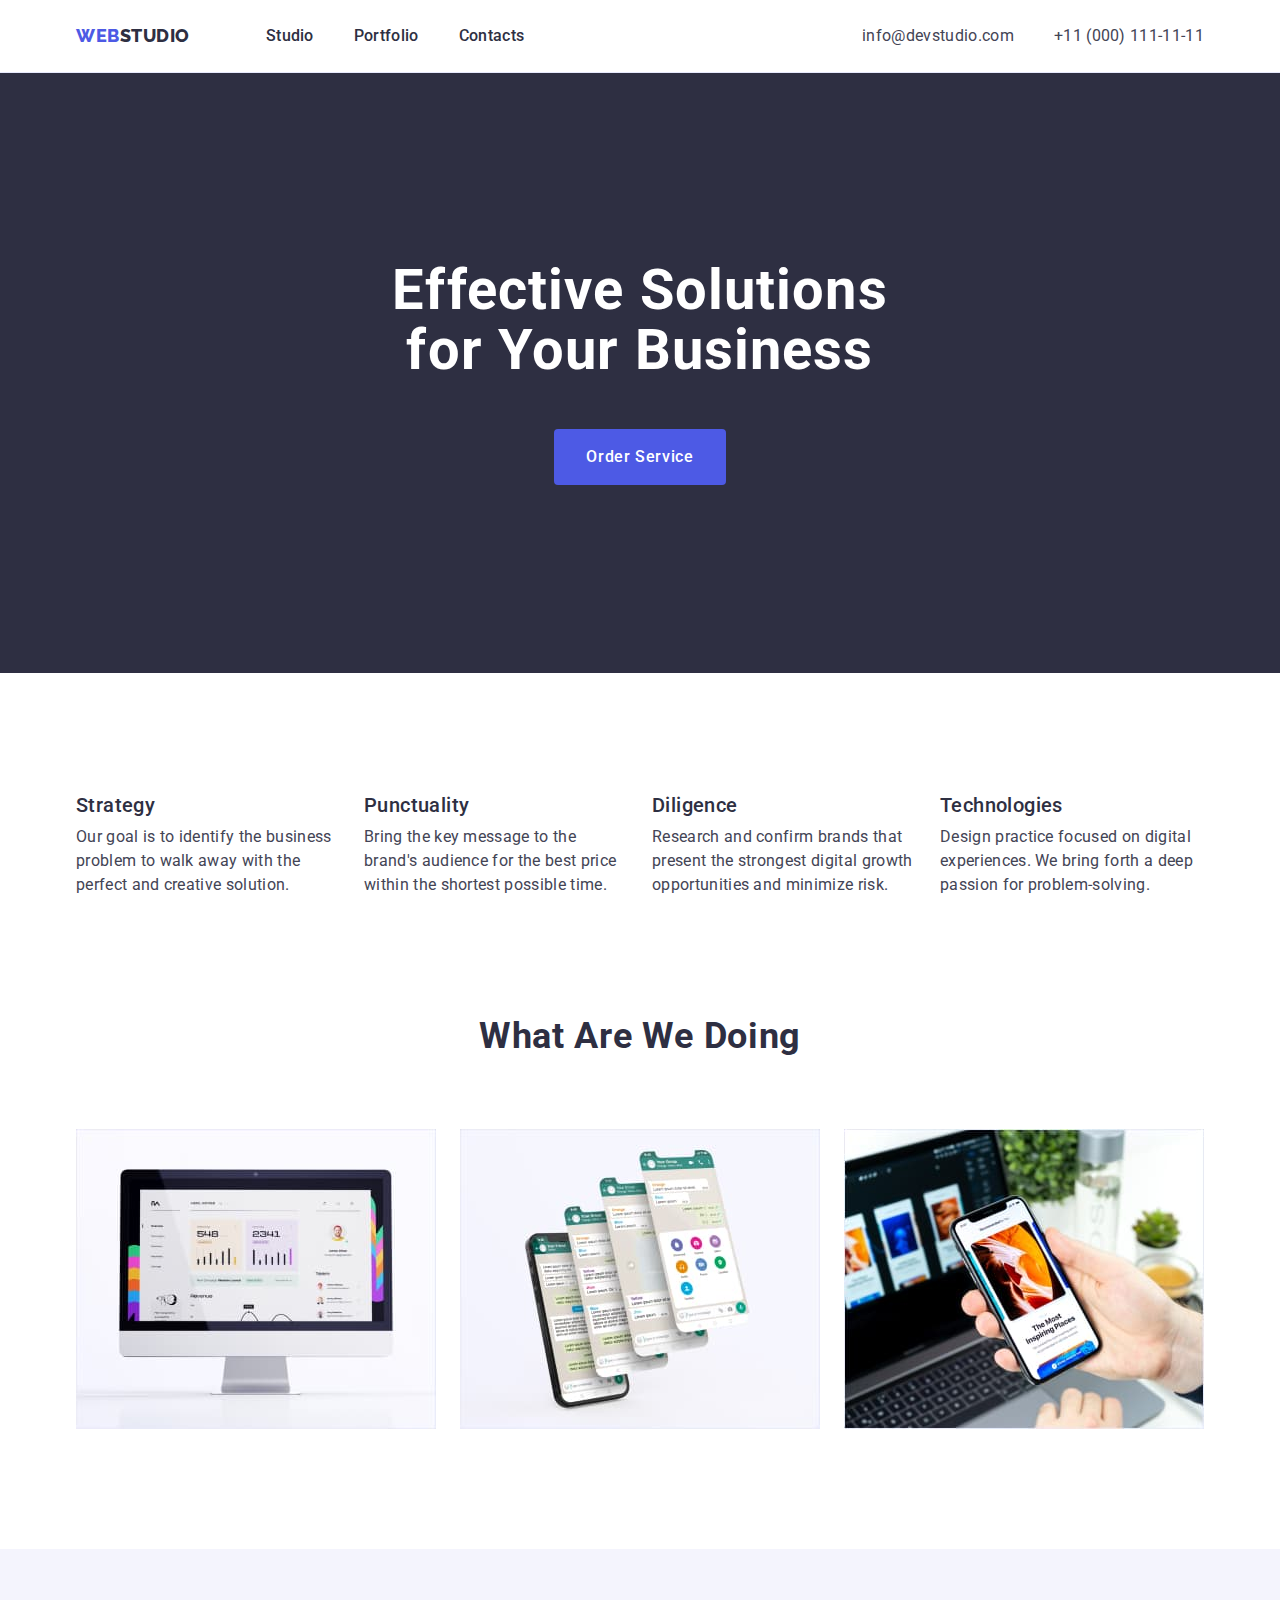
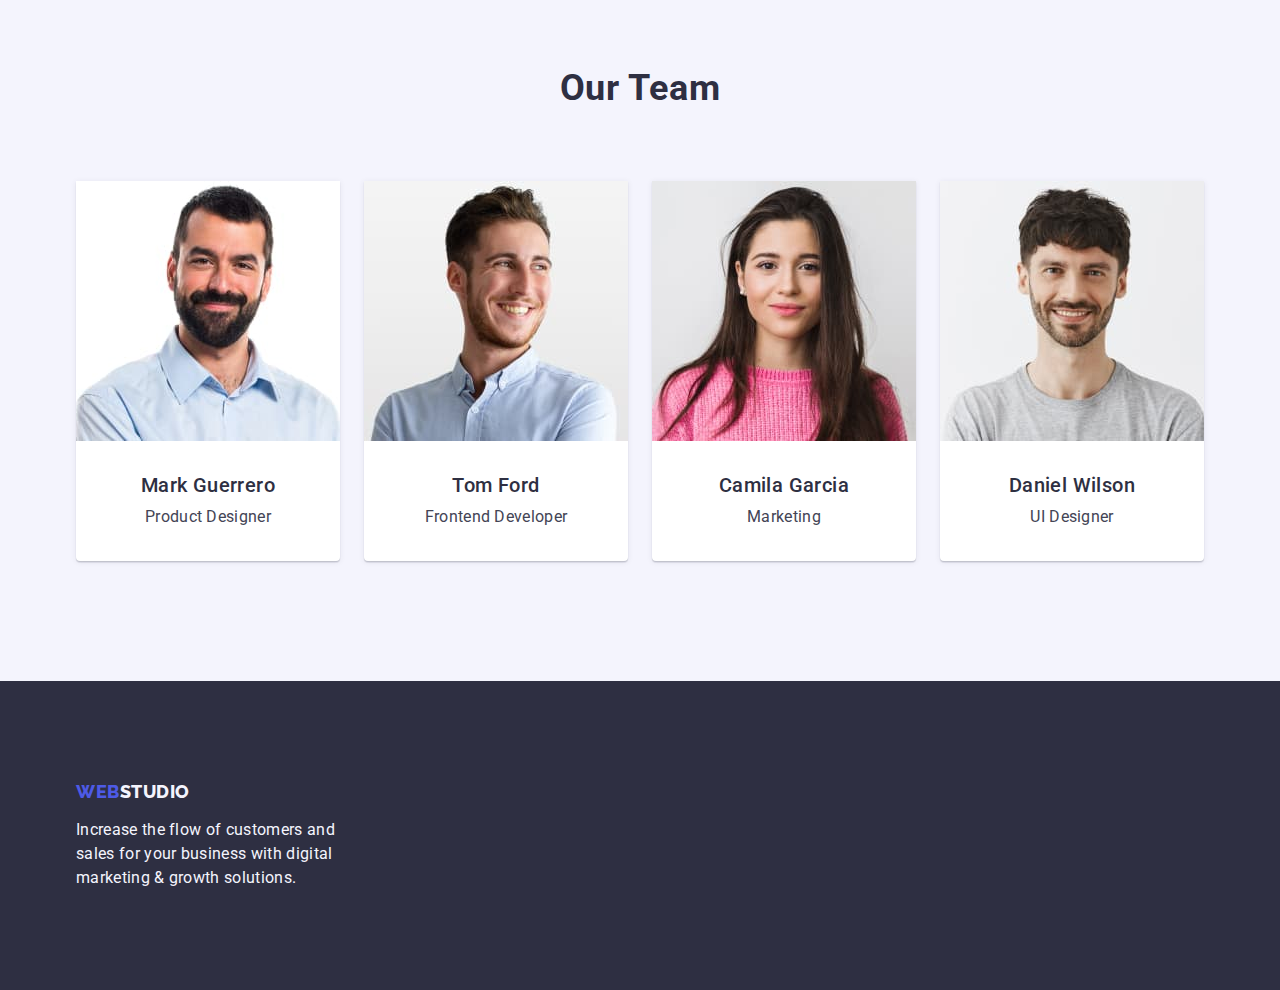
<file: index.html>
<!DOCTYPE html>
<html lang="en">
  <head>
    <meta charset="UTF-8" />
    <meta http-equiv="X-UA-Compatible" content="IE=edge" />
    <meta name="viewport" content="width=device-width, initial-scale=1.0" />
    <link rel="preconnect" href="https://fonts.googleapis.com" />
    <link rel="preconnect" href="https://fonts.gstatic.com" crossorigin />
    <link
      href="https://fonts.googleapis.com/css2?family=Raleway:wght@800&family=Roboto:wght@400;500;700;900&display=swap"
      rel="stylesheet"
    />
    <link
      rel="stylesheet"
      href="https://cdnjs.cloudflare.com/ajax/libs/modern-normalize/1.1.0/modern-normalize.min.css"
    />
    <link rel="stylesheet" href="./css/styles.css" />
    <title>Document</title>
  </head>
  <body>
    <!-- header-container -->

    <header class="main-header">
      <div class="container nav-container">
        <nav class="header-navigation">
          <a class="logotype link" href="./index.html"
            >Web<span class="right-part-logo">Studio</span></a
          >
          <ul class="menu list">
            <li class="menu-item">
              <a class="menu-link link" href="./index.html"> Studio</a>
            </li>
            <li class="menu-item">
              <a class="menu-link link" href="./portfolio.html">Portfolio</a>
            </li>
            <li class="menu-item">
              <a class="menu-link link" href="">Contacts</a>
            </li>
          </ul>
        </nav>

        <address class="menu-contacts">
          <ul class="menu-links list">
            <li class="menu-item">
              <a class="contacts link" href="mailto:info@devstudio.com">info@devstudio.com</a>
            </li>
            <li class="menu-item">
              <a class="contacts link" href="tel:+110001111111">+11 (000) 111-11-11</a>
            </li>
          </ul>
        </address>
      </div>
    </header>

    <!-- main-content -->
    <main class="main-content">
      <!-- section-hero -->

      <section class="hero section">
        <div class="container">
          <h1 class="main-title">Effective Solutions for Your Business</h1>
          <button class="modal-button" type="button">Order Service</button>
        </div>
      </section>

      <!-- section-company-features -->

      <section class="company-features section">
        <div class="container">
          <h2 class="visually-hidden">Company features</h2>
          <ul class="list features-list">
            <li class="text-list">
              <h3 class="suptitle">Strategy</h3>
              <p class="text-item">
                Our goal is to identify the business problem to walk away with the perfect and
                creative solution.
              </p>
            </li>
            <li class="text-list">
              <h3 class="suptitle">Punctuality</h3>
              <p class="text-item">
                Bring the key message to the brand's audience for the best price within the shortest
                possible time.
              </p>
            </li>
            <li class="text-list">
              <h3 class="suptitle">Diligence</h3>
              <p class="text-item">
                Research and confirm brands that present the strongest digital growth opportunities
                and minimize risk.
              </p>
            </li>
            <li class="text-list">
              <h3 class="suptitle">Technologies</h3>
              <p class="text-item">
                Design practice focused on digital experiences. We bring forth a deep passion for
                problem-solving.
              </p>
            </li>
          </ul>
        </div>
      </section>

      <!-- section-what-are-we-doing -->

      <section class="specialization-company section">
        <div class="container">
          <h2 class="last-title">What are we doing</h2>
          <ul class="list specialization-list">
            <li class="img-list">
              <img
                class="images"
                src="./images/personal-computer.jpg"
                alt="personal-computer"
                width="360"
                height="300"
              />
            </li>
            <li class="img-list">
              <img
                class="images"
                src="./images/phone.jpg"
                alt="mobile-phone"
                width="360"
                height="300"
              />
            </li>
            <li class="img-list">
              <img
                class="images"
                src="./images/phone-hand.jpg"
                alt="Phone in hand"
                width="360"
                height="300"
              />
            </li>
          </ul>
        </div>
      </section>

      <!-- section-our-team -->

      <section class="members-company section">
        <div class="container">
          <h2 class="last-title">Our Team</h2>
          <ul class="list-members list">
            <li class="list-company-members">
              <img
                class="images"
                src="./images/mark-guerrero.jpg"
                alt="our-team-mark-guerrero"
                width="264"
                height="260"
              />
              <div class="name-workers">
                <h3 class="suptitle-name">Mark Guerrero</h3>
                <p class="profession">Product Designer</p>
              </div>
            </li>
            <li class="list-company-members">
              <img
                class="images"
                src="./images/tom-ford.jpg"
                alt="our-team-tom-ford"
                width="264"
                height="260"
              />
              <div class="name-workers">
                <h3 class="suptitle-name">Tom Ford</h3>
                <p class="profession">Frontend Developer</p>
              </div>
            </li>
            <li class="list-company-members">
              <img
                class="images"
                src="./images/camila-garcia.jpg"
                alt="our-team-camila-garcia"
                width="264"
                height="260"
              />
              <div class="name-workers">
                <h3 class="suptitle-name">Camila Garcia</h3>
                <p class="profession">Marketing</p>
              </div>
            </li>
            <li class="list-company-members">
              <img
                class="images"
                src="./images/daniel-wilson.jpg"
                alt="our-team-daniel-wilson"
                width="264"
                height="260"
              />
              <div class="name-workers">
                <h3 class="suptitle-name">Daniel Wilson</h3>
                <p class="profession">UI Designer</p>
              </div>
            </li>
          </ul>
        </div>
      </section>
    </main>

    <!-- footer-container -->

    <footer class="footer">
      <div class="container">
        <a class="logo-footer link" href="./index.html"
          >Web<span class="right-part-logo-footer">Studio</span></a
        >
        <p class="text-item-footer">
          Increase the flow of customers and sales for your business with digital marketing & growth
          solutions.
        </p>
      </div>
    </footer>
  </body>
</html>
</file>
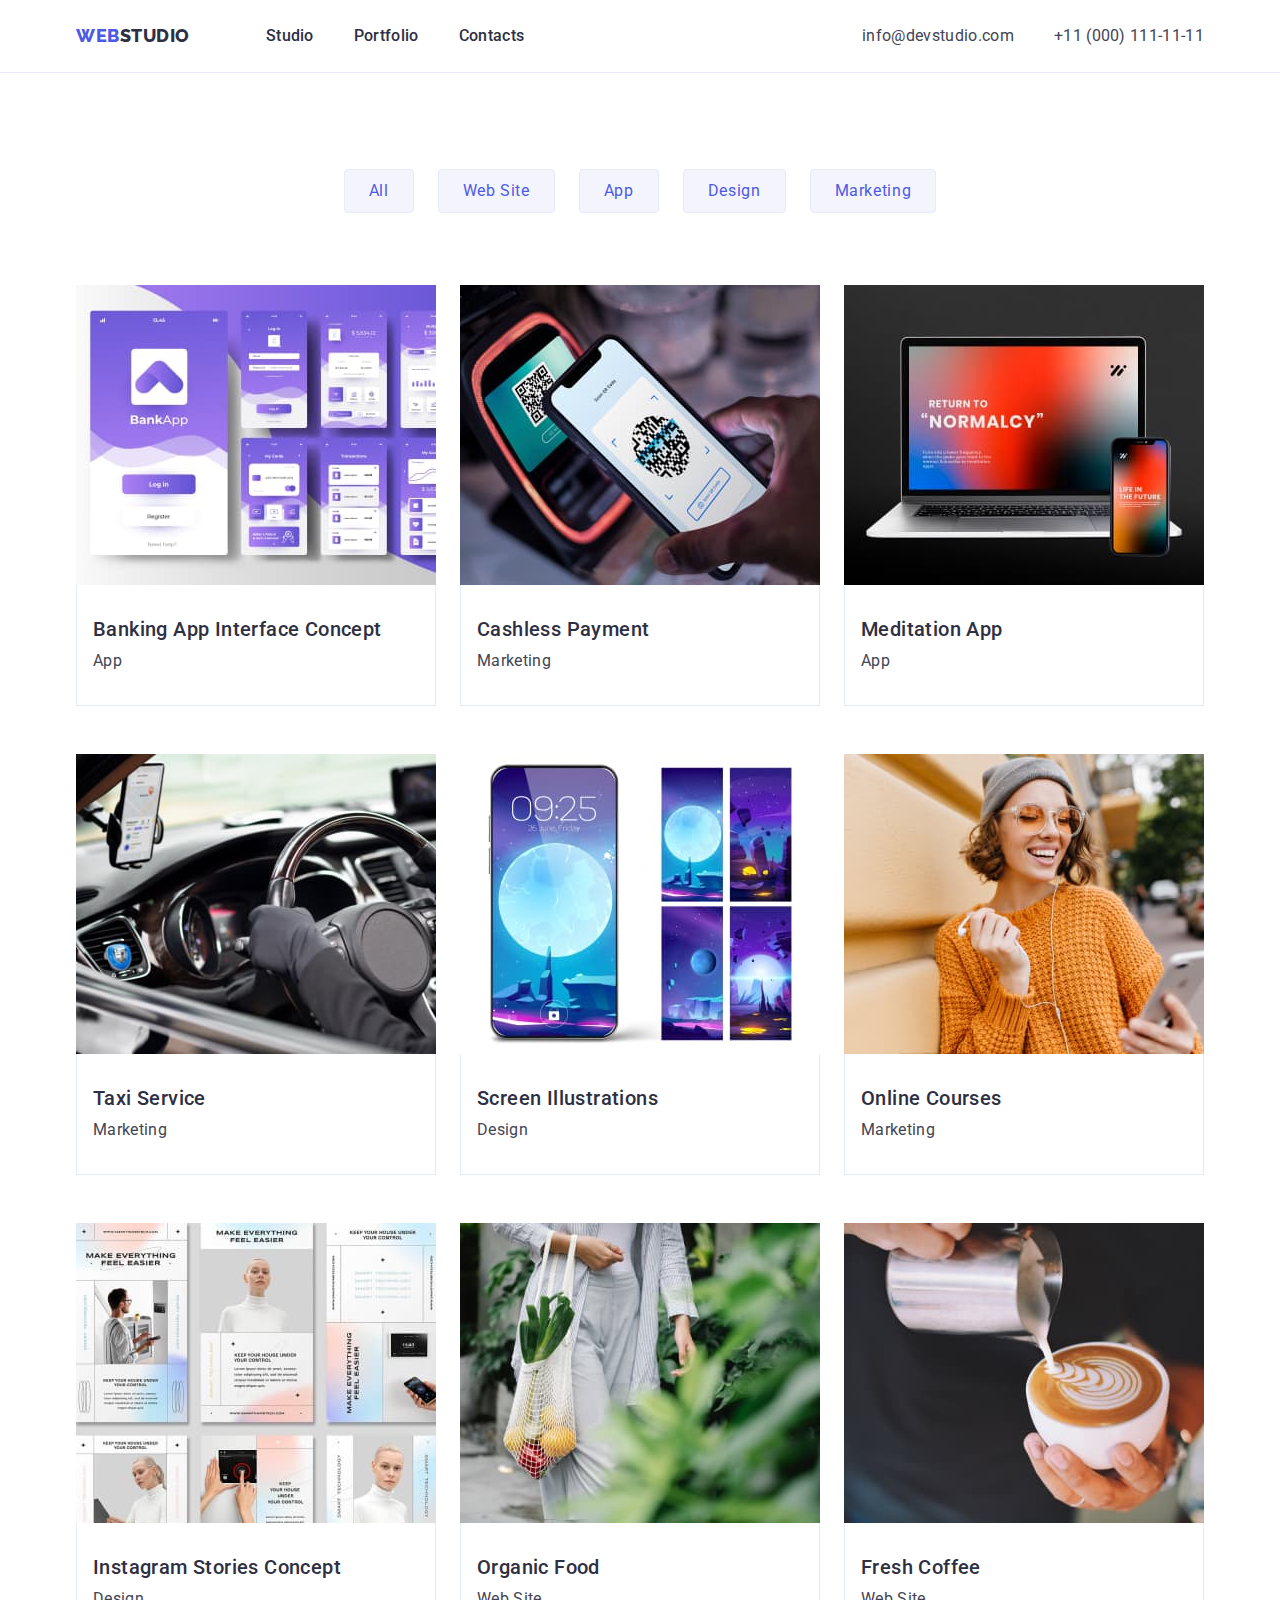
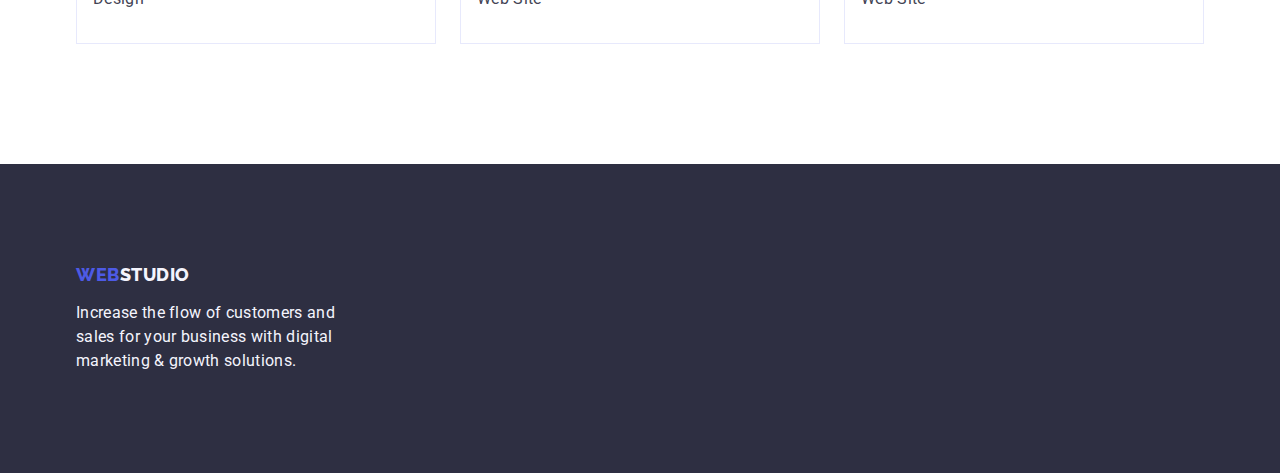
<file: portfolio.html>
<!DOCTYPE html>
<html lang="en">
  <head>
    <meta charset="UTF-8" />
    <meta http-equiv="X-UA-Compatible" content="IE=edge" />
    <meta name="viewport" content="width=device-width, initial-scale=1.0" />
    <link rel="preconnect" href="https://fonts.googleapis.com" />
    <link rel="preconnect" href="https://fonts.gstatic.com" crossorigin />
    <link
      href="https://fonts.googleapis.com/css2?family=Raleway:wght@800&family=Roboto:wght@400;500;700;900&display=swap"
      rel="stylesheet"
    />
    <link
      rel="stylesheet"
      href="https://cdnjs.cloudflare.com/ajax/libs/modern-normalize/1.1.0/modern-normalize.min.css"
    />
    <link rel="stylesheet" href="./css/styles.css" />
    <title>Document</title>
  </head>
  <body>
    <header class="main-header">
      <div class="container nav-container">
        <nav class="header-navigation">
          <a class="logotype link" href="./index.html"
            >Web<span class="right-part-logo">Studio</span></a
          >
          <ul class="menu list">
            <li class="menu-item">
              <a class="menu-link link" href="./index.html"> Studio</a>
            </li>
            <li class="menu-item">
              <a class="menu-link link" href="./portfolio.html">Portfolio</a>
            </li>
            <li class="menu-item">
              <a class="menu-link link" href="">Contacts</a>
            </li>
          </ul>
        </nav>

        <address class="menu-contacts">
          <ul class="menu-links list">
            <li class="menu-item">
              <a class="contacts link" href="mailto:info@devstudio.com">info@devstudio.com</a>
            </li>
            <li class="menu-item">
              <a class="contacts link" href="tel:+110001111111">+11 (000) 111-11-11</a>
            </li>
          </ul>
        </address>
      </div>
    </header>

    <main>
      <section class="portfolio">
        <div class="container">
          <h1 class="visually-hidden">Navigation Portfolio</h1>

          <ul class="list-btn list">
            <li class="btn-nav">
              <button class="btn-portfolio" type="button">All</button>
            </li>
            <li class="btn-nav">
              <button class="btn-portfolio" type="button">Web Site</button>
            </li>
            <li class="btn-nav">
              <button class="btn-portfolio" type="button">App</button>
            </li>
            <li class="btn-nav">
              <button class="btn-portfolio" type="button">Design</button>
            </li>
            <li class="btn-nav">
              <button class="btn-portfolio" type="button">Marketing</button>
            </li>
          </ul>

          <ul class="list-portfolio list">
            <li class="list-link">
              <a class="link-portfolio link" href="#">
                <img class="img" src="./images/banking-interface.jpg" alt="interface-bank-app" />
                <div class="application">
                  <h2 class="suptitle-portfolio">Banking App Interface Concept</h2>
                  <p class="text-item">App</p>
                </div>
              </a>
            </li>
            <li class="list-link">
              <a class="link-portfolio link" href="#"
                ><img class="img" src="./images/cashless-payment.jpg" alt="mobil-payments" />
                <div class="application">
                  <h2 class="suptitle-portfolio">Cashless Payment</h2>
                  <p class="text-item">Marketing</p>
                </div>
              </a>
            </li>
            <li class="list-link">
              <a class="link-portfolio link" href=""
                ><img class="img" src="./images/meditation-app.jpg" alt="phone-and-laptop" />
                <div class="application">
                  <h2 class="suptitle-portfolio">Meditation App</h2>
                  <p class="text-item">App</p>
                </div>
              </a>
            </li>
            <li class="list-link">
              <a class="link-portfolio link" href=""
                ><img class="img" src="./images/taxi-service.jpg" alt="car-interior" />
                <div class="application">
                  <h2 class="suptitle-portfolio">Taxi Service</h2>
                  <p class="text-item">Marketing</p>
                </div>
              </a>
            </li>
            <li class="list-link">
              <a class="link-portfolio link" href=""
                ><img
                  class="img link"
                  src="./images/screen-illustrations.jpg"
                  alt="screenshot-phone"
                />
                <div class="application">
                  <h2 class="suptitle-portfolio">Screen Illustrations</h2>
                  <p class="text-item">Design</p>
                </div>
              </a>
            </li>
            <li class="list-link">
              <a class="link-portfolio link" href=""
                ><img class="img" src="./images/online-courses.jpg" alt="smiling-girl" />
                <div class="application">
                  <h2 class="suptitle-portfolio">Online Courses</h2>
                  <p class="text-item">Marketing</p>
                </div>
              </a>
            </li>
            <li class="list-link">
              <a class="link-portfolio link" href=""
                ><img
                  class="img"
                  src="./images/instagram-stories-concept.jpg"
                  alt="template-stories"
                />
                <div class="application">
                  <h2 class="suptitle-portfolio">Instagram Stories Concept</h2>
                  <p class="text-item">Design</p>
                </div>
              </a>
            </li>
            <li class="list-link">
              <a class="link-portfolio link" href=""
                ><img class="img" src="./images/organic-food.jpg" alt="women-with-organic-food" />
                <div class="application">
                  <h2 class="suptitle-portfolio">Organic Food</h2>
                  <p class="text-item">Web Site</p>
                </div>
              </a>
            </li>
            <li class="list-link">
              <a class="link-portfolio link" href="">
                <img class="img" src="./images/fresh-coffee.jpg" alt="coffee" />
                <div class="application">
                  <h2 class="suptitle-portfolio">Fresh Coffee</h2>
                  <p class="text-item">Web Site</p>
                </div>
              </a>
            </li>
          </ul>
        </div>
      </section>
    </main>

    <footer class="footer">
      <div class="container">
        <a class="logo-footer link" href="./index.html"
          >Web<span class="right-part-logo-footer">Studio</span></a
        >
        <p class="text-item-footer">
          Increase the flow of customers and sales for your business with digital marketing & growth
          solutions.
        </p>
      </div>
    </footer>
  </body>
</html>
</file>
<file: css/styles.css>
:root {
  --background-color: #ffffff;
  --logo-color: #4d5ae5;
  --main-title-color: #2e2f42;
  --main-paragraf-color: #434455;
  --right-part-logo-header: #2e2f42;
  --right-part-logo-footer: #f4f4fd;
  --portfolio-btn-text: #4d5ae5;
  --portfolio-btn-background: #f4f4fd;
  --border-color-btn-portfolio: #e7e9fc;
}

body {
  font-family: 'Roboto', sans-serif;
  color: #434455;
  background-color: var(--background-color);
}

h1,
h2,
h3,
p {
  padding: 0;
  margin: 0;
}

.container {
  padding-right: 15px;
  padding-left: 15px;
  margin-right: auto;
  margin-left: auto;
  width: 1158px;
}

.list {
  display: flex;
  flex-wrap: wrap;
  padding: 0;
  margin: 0;
  list-style: none;
}

.link {
  text-decoration: none;
}

/* =====HEADER===== */

.main-header {
  border-bottom: 1px solid #e7e9fc;
}

.nav-container {
  display: flex;
  /* padding-left: 15px;
  padding-right: 15px; */
}

.menu {
  display: flex;
}

.logotype {
  font-family: 'Raleway', sans-serif;
  display: inline-block;
  padding: 24px 0;
  margin-right: 76px;
  font-weight: 800;
  font-size: 18px;
  line-height: 1.17;
  letter-spacing: 0.03em;
  text-transform: uppercase;
  color: var(--logo-color);
}

.logo-footer {
  font-family: 'Raleway', sans-serif;
  display: inline-block;
  margin-bottom: 16px;
  margin-right: 76px;
  font-weight: 800;
  font-size: 18px;
  line-height: 1.17;
  letter-spacing: 0.03em;
  text-transform: uppercase;
  color: var(--logo-color);
}

.right-part-logo {
  color: var(--right-part-logo-header);
}

.menu-link {
  display: block;
  padding-top: 24px;
  padding-bottom: 24px;

  font-weight: 500;
  font-size: 16px;
  line-height: 1.5;
  letter-spacing: 0.02em;
  color: #2e2f42;
}

.menu-link:hover,
.menu-link:focus {
  color: #404bbf;
}

.menu {
  gap: 40px;
}

.menu-contacts {
  font-style: normal;
}

.header-navigation {
  display: flex;
  align-items: center;
}

.contacts {
  display: block;
  padding-top: 24px;
  padding-bottom: 24px;
  font-weight: 400;
  font-size: 16px;
  line-height: 1.5;
  letter-spacing: 0.02em;
  color: #434455;
}

.contacts:hover,
.contacts:focus {
  color: #404bbf;
}

/*=====ADDRESS=====*/

.menu-links {
  display: flex;
  align-items: center;
  gap: 40px;
}

.menu-links:last-child {
  margin-right: 0;
}

.menu-contacts {
  margin-left: auto;
}

.menu-item:last-child {
  margin-right: 0;
}

/*=====/ADRESS===== */

/* =====/HEADER===== */

/* =====HERO===== */
.main-title {
  margin: auto;
  max-width: 496px;
  margin-bottom: 48px;

  font-weight: 700;
  font-size: 56px;
  line-height: 1.07;
  text-align: center;
  letter-spacing: 0.02em;
  color: #ffffff;
}

.hero {
  margin: auto;
  padding: 188px 0 188px;
  text-align: center;
  background: #2e2f42;
}

.modal-button {
  display: block;
  border: none;
  margin: auto;
  border-radius: 4px;
  padding: 16px 32px;
  min-width: 169px;
  font-family: 'Roboto', sans-serif;
  font-weight: 500;
  font-size: 16px;
  line-height: 1.5;
  letter-spacing: 0.04em;
  height: 56px;
  cursor: pointer;
  background: #4d5ae5;
  color: #ffffff;
}

.modal-button:hover,
.modal-button:focus {
  background: #404bbf;
  cursor: pointer;
}
/* =====/HERO===== */
/* =====MAIN-CONTAINER===== */

.main-content {
  margin: auto;
}

.visually-hidden {
  position: absolute;
  white-space: nowrap;
  width: 1px;
  height: 1px;
  overflow: hidden;
  border: 0;
  padding: 0;
  clip: rect(0 0 0 0);
  clip-path: inset(50%);
  margin: -1px;
}

.suptitle {
  text-align: start;
  margin-top: 0;
  margin-bottom: 8px;
  font-weight: 500;
  font-size: 20px;
  line-height: 1.2;
  letter-spacing: 0.02em;
  color: var(--main-title-color);
}

.text-item {
  text-align: start;
  margin-top: 0;
  margin-bottom: 0;
  font-weight: 400;
  font-size: 16px;
  line-height: 1.5;
  letter-spacing: 0.02em;
  color: var(--main-paragraf-color);
}

.last-title {
  margin-top: 0;
  margin-bottom: 72px;
  font-weight: 700;
  font-size: 36px;
  line-height: 1.11;
  text-align: center;
  letter-spacing: 0.02em;
  text-transform: capitalize;
  color: var(--main-title-color);
}

.company-features {
  padding: 120px 0 120px;
}

.features-list {
  display: flex;
  gap: 24px;
}

.features-list:last-child {
  margin-right: 0;
}

.text-list {
  width: calc((100% - 72px) / 4);
}

.specialization-company {
  padding-bottom: 120px;
}

.specialization-list {
  gap: 24px;
}

.specialization-list:last-child {
  margin-right: 0;
}

.members-company {
  padding: 120px 0 120px;
  background-color: #f4f4fd;
}

.images {
  display: block;
}

.img-list {
  box-sizing: border-box;
  width: calc((100% - 48px) / 3);
}

.list-members {
  gap: 24px;
}

.list-members:last-child {
  margin-right: 0;
}

.list-company-members {
  width: calc((100% - 72px) / 4);
}

.list-company-members {
  width: 264px;
  height: 380px;
  border-radius: 0px 0px 4px 4px;
  box-shadow: 0px 1px 6px rgba(46, 47, 66, 0.08), 0px 1px 1px rgba(46, 47, 66, 0.16),
    0px 2px 1px rgba(46, 47, 66, 0.08);
  background-color: #ffffff;
}

.name-workers {
  padding: 32px 16px;
}

.suptitle-name {
  text-align: center;
  margin-top: 0;
  margin-bottom: 8px;
  font-weight: 500;
  font-size: 20px;
  line-height: 1.2;
  letter-spacing: 0.02em;
  color: var(--main-title-color);
}

.profession {
  text-align: center;
  margin-top: 0;
  margin-bottom: 0;
  font-weight: 400;
  font-size: 16px;
  line-height: 1.5;
  letter-spacing: 0.02em;
  color: var(--main-paragraf-color);
}

/* =====/MAIN-CONTAINER===== */
/* =====FOOTER===== */
.right-part-logo-footer {
  align-items: center;
  padding: 0px;
  width: 115px;
  height: 24px;
  left: 156px;
  margin-bottom: 16px;
  color: var(--right-part-logo-footer);
}

.text-item-footer {
  max-width: 264px;
  font-weight: 400;
  font-size: 16px;
  line-height: 1.5;
  letter-spacing: 0.02em;
  color: #f4f4fd;
}

.footer {
  margin: auto;
  padding: 100px 0;
  background: #2e2f42;
}
/* =====/FOOTER===== */
/* =====PORTFOLIO===== */

.portfolio {
  padding: 96px 0 120px;
}

.list-btn {
  justify-content: center;
  gap: 24px;
  margin-bottom: 72px;
}

.btn-portfolio {
  font-family: 'Roboto', sans-serif;
  padding: 12px 24px;
  border: 1px solid var(--border-color-btn-portfolio);
  border-radius: 4px;
  letter-spacing: 0.04em;
  color: var(--portfolio-btn-text);
  background-color: var(--portfolio-btn-background);
}

.btn-portfolio:hover,
.btn-portfolio:focus {
  border: 1px solid transparent;
  cursor: pointer;
  color: #ffffff;
  background-color: #404bbf;
}

.container-btn-portfolio {
  margin-top: 96px;
  margin-bottom: 72px;
}

.list-portfolio {
  display: flex;
  flex-wrap: wrap;
  column-gap: 24px;
  row-gap: 48px;
}

.list-link {
  width: calc((100% - 48px) / 3);
}

.img {
  display: block;
}

.application {
  padding: 32px 16px;
  border: 1px solid #e7e9fc;
  border-top: none;
}

.suptitle-portfolio {
  margin-top: 0;
  margin-bottom: 8px;
  font-weight: 500;
  font-size: 20px;
  line-height: 1.2;
  letter-spacing: 0.02em;
  color: var(--main-title-color);
}
</file>
